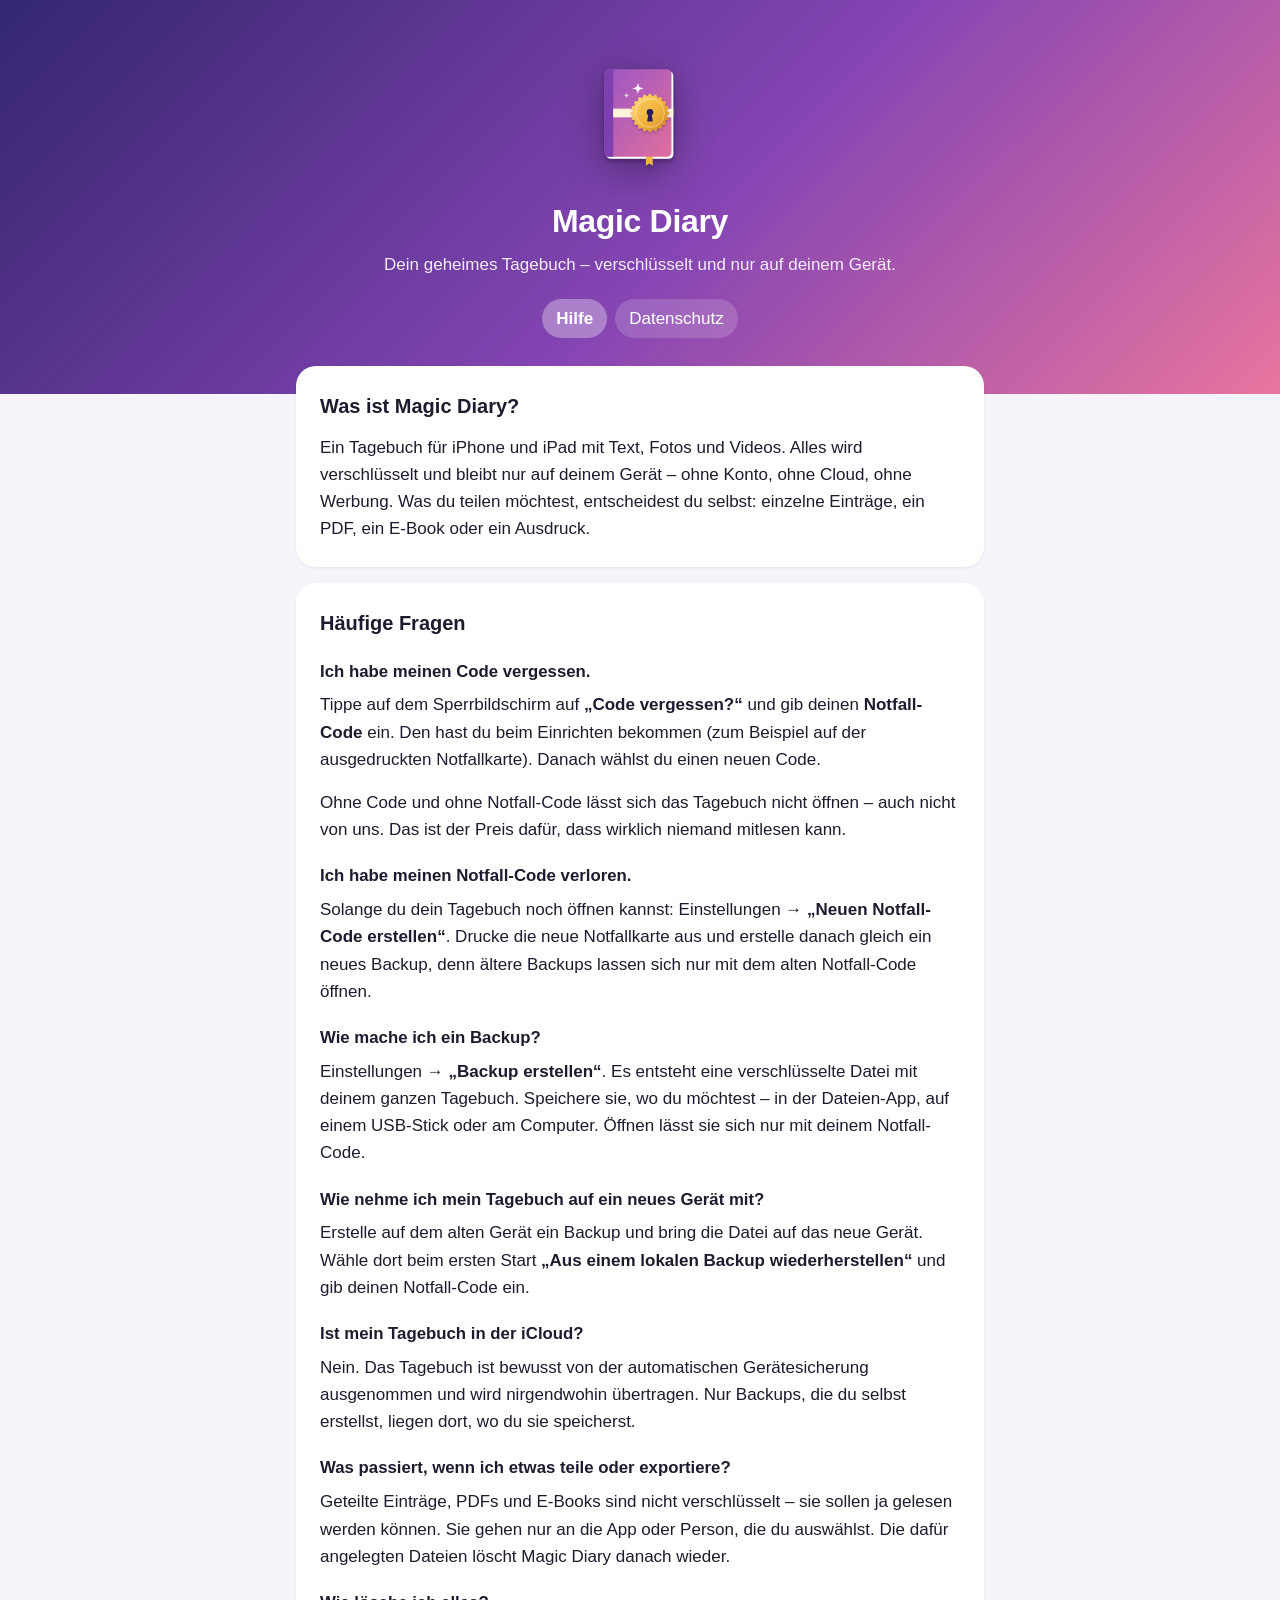
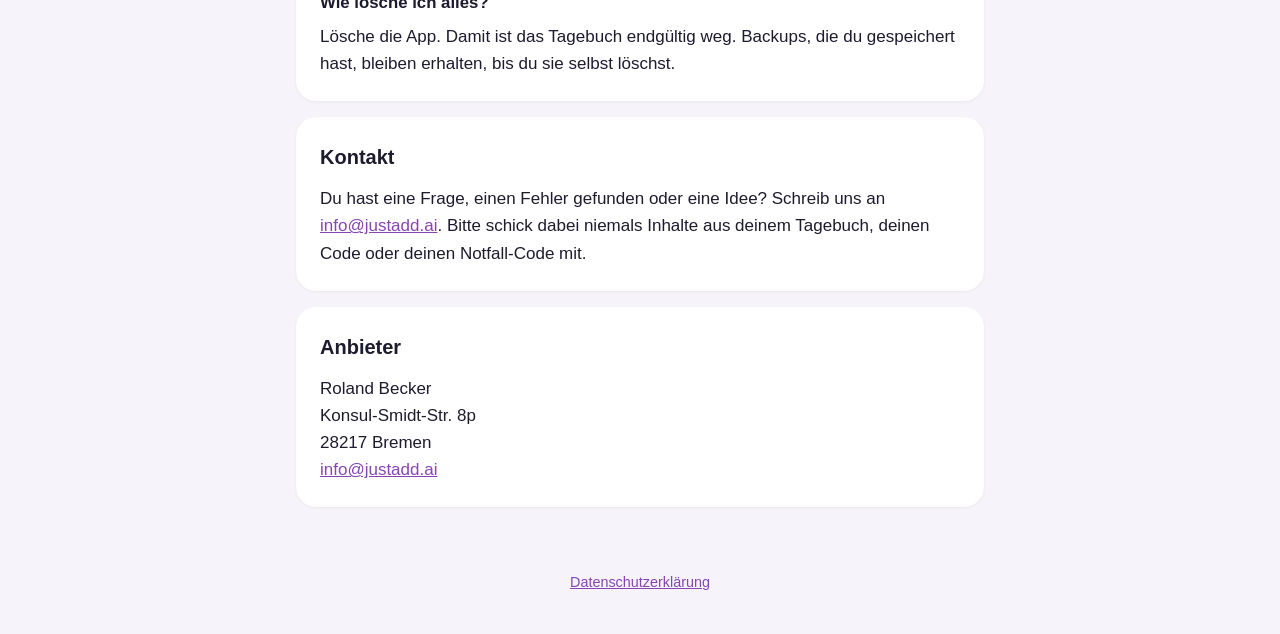
<file: index.html>
<!doctype html>
<html lang="de">
<head>
  <meta charset="utf-8">
  <meta name="viewport" content="width=device-width, initial-scale=1">
  <title>Magic Diary – Hilfe</title>
  <meta name="description" content="Hilfe und Kontakt für Magic Diary, das private, verschlüsselte Tagebuch für iPhone und iPad.">
  <link rel="stylesheet" href="style.css">
</head>
<body>
  <header>
    <img src="book.svg" alt="">
    <h1>Magic Diary</h1>
    <p>Dein geheimes Tagebuch – verschlüsselt und nur auf deinem Gerät.</p>
    <nav>
      <a href="./" aria-current="page">Hilfe</a>
      <a href="datenschutz/">Datenschutz</a>
    </nav>
  </header>

  <main>
    <section>
      <h2>Was ist Magic Diary?</h2>
      <p>Ein Tagebuch für iPhone und iPad mit Text, Fotos und Videos. Alles wird verschlüsselt und bleibt nur
        auf deinem Gerät – ohne Konto, ohne Cloud, ohne Werbung. Was du teilen möchtest, entscheidest du selbst:
        einzelne Einträge, ein PDF, ein E-Book oder ein Ausdruck.</p>
    </section>

    <section>
      <h2>Häufige Fragen</h2>

      <h3>Ich habe meinen Code vergessen.</h3>
      <p>Tippe auf dem Sperrbildschirm auf <strong>„Code vergessen?“</strong> und gib deinen
        <strong>Notfall-Code</strong> ein. Den hast du beim Einrichten bekommen (zum Beispiel auf der
        ausgedruckten Notfallkarte). Danach wählst du einen neuen Code.</p>
      <p>Ohne Code und ohne Notfall-Code lässt sich das Tagebuch nicht öffnen – auch nicht von uns. Das ist der
        Preis dafür, dass wirklich niemand mitlesen kann.</p>

      <h3>Ich habe meinen Notfall-Code verloren.</h3>
      <p>Solange du dein Tagebuch noch öffnen kannst: Einstellungen → <strong>„Neuen Notfall-Code erstellen“</strong>.
        Drucke die neue Notfallkarte aus und erstelle danach gleich ein neues Backup, denn ältere Backups lassen sich
        nur mit dem alten Notfall-Code öffnen.</p>

      <h3>Wie mache ich ein Backup?</h3>
      <p>Einstellungen → <strong>„Backup erstellen“</strong>. Es entsteht eine verschlüsselte Datei mit deinem ganzen
        Tagebuch. Speichere sie, wo du möchtest – in der Dateien-App, auf einem USB-Stick oder am Computer.
        Öffnen lässt sie sich nur mit deinem Notfall-Code.</p>

      <h3>Wie nehme ich mein Tagebuch auf ein neues Gerät mit?</h3>
      <p>Erstelle auf dem alten Gerät ein Backup und bring die Datei auf das neue Gerät. Wähle dort beim ersten Start
        <strong>„Aus einem lokalen Backup wiederherstellen“</strong> und gib deinen Notfall-Code ein.</p>

      <h3>Ist mein Tagebuch in der iCloud?</h3>
      <p>Nein. Das Tagebuch ist bewusst von der automatischen Gerätesicherung ausgenommen und wird nirgendwohin
        übertragen. Nur Backups, die du selbst erstellst, liegen dort, wo du sie speicherst.</p>

      <h3>Was passiert, wenn ich etwas teile oder exportiere?</h3>
      <p>Geteilte Einträge, PDFs und E-Books sind nicht verschlüsselt – sie sollen ja gelesen werden können. Sie gehen
        nur an die App oder Person, die du auswählst. Die dafür angelegten Dateien löscht Magic Diary danach wieder.</p>

      <h3>Wie lösche ich alles?</h3>
      <p>Lösche die App. Damit ist das Tagebuch endgültig weg. Backups, die du gespeichert hast, bleiben erhalten,
        bis du sie selbst löschst.</p>
    </section>

    <section>
      <h2>Kontakt</h2>
      <p>Du hast eine Frage, einen Fehler gefunden oder eine Idee? Schreib uns an
        <a href="mailto:info@justadd.ai?subject=Magic%20Diary">info@justadd.ai</a>. Bitte schick dabei niemals Inhalte
        aus deinem Tagebuch, deinen Code oder deinen Notfall-Code mit.</p>
    </section>

    <section>
      <h2>Anbieter</h2>
      <address>
        Roland Becker<br>
        Konsul-Smidt-Str. 8p<br>
        28217 Bremen<br>
        <a href="mailto:info@justadd.ai">info@justadd.ai</a>
      </address>
    </section>
  </main>

  <footer><a href="datenschutz/">Datenschutzerklärung</a></footer>
</body>
</html>
</file>
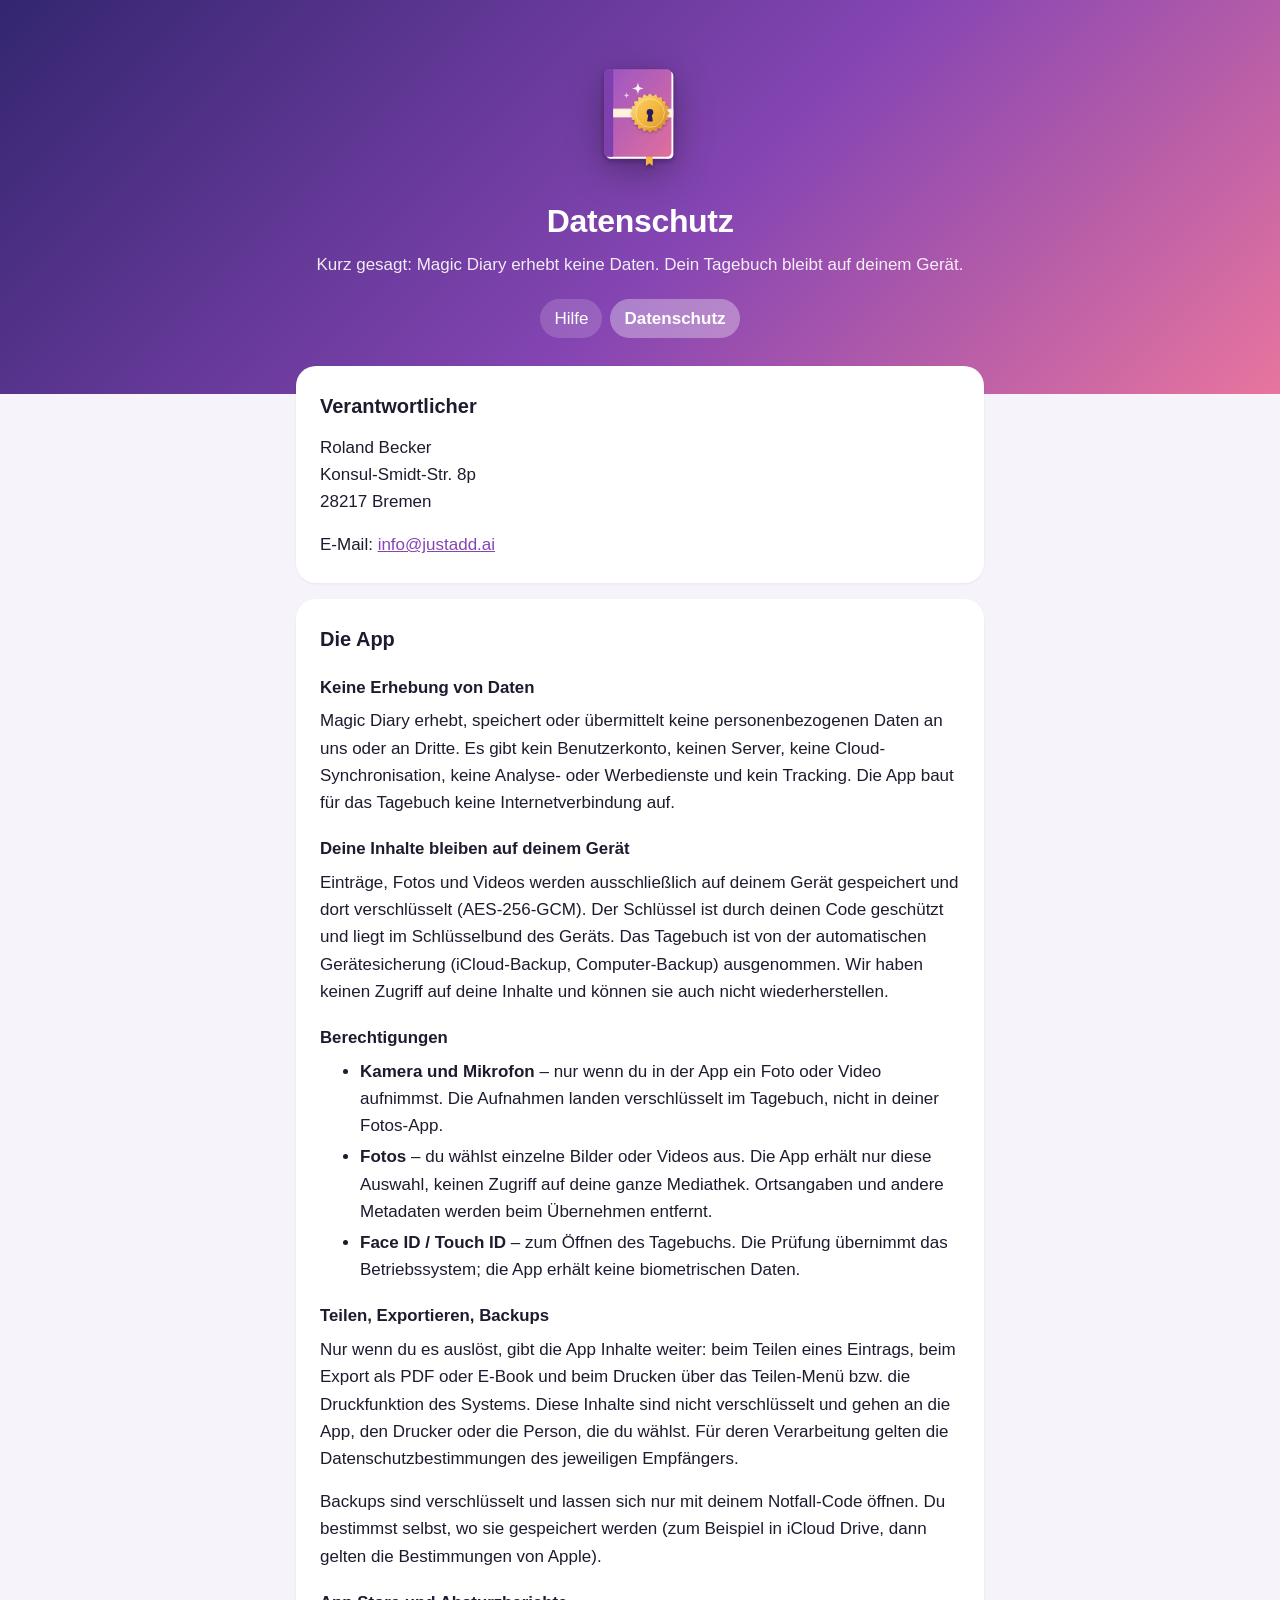
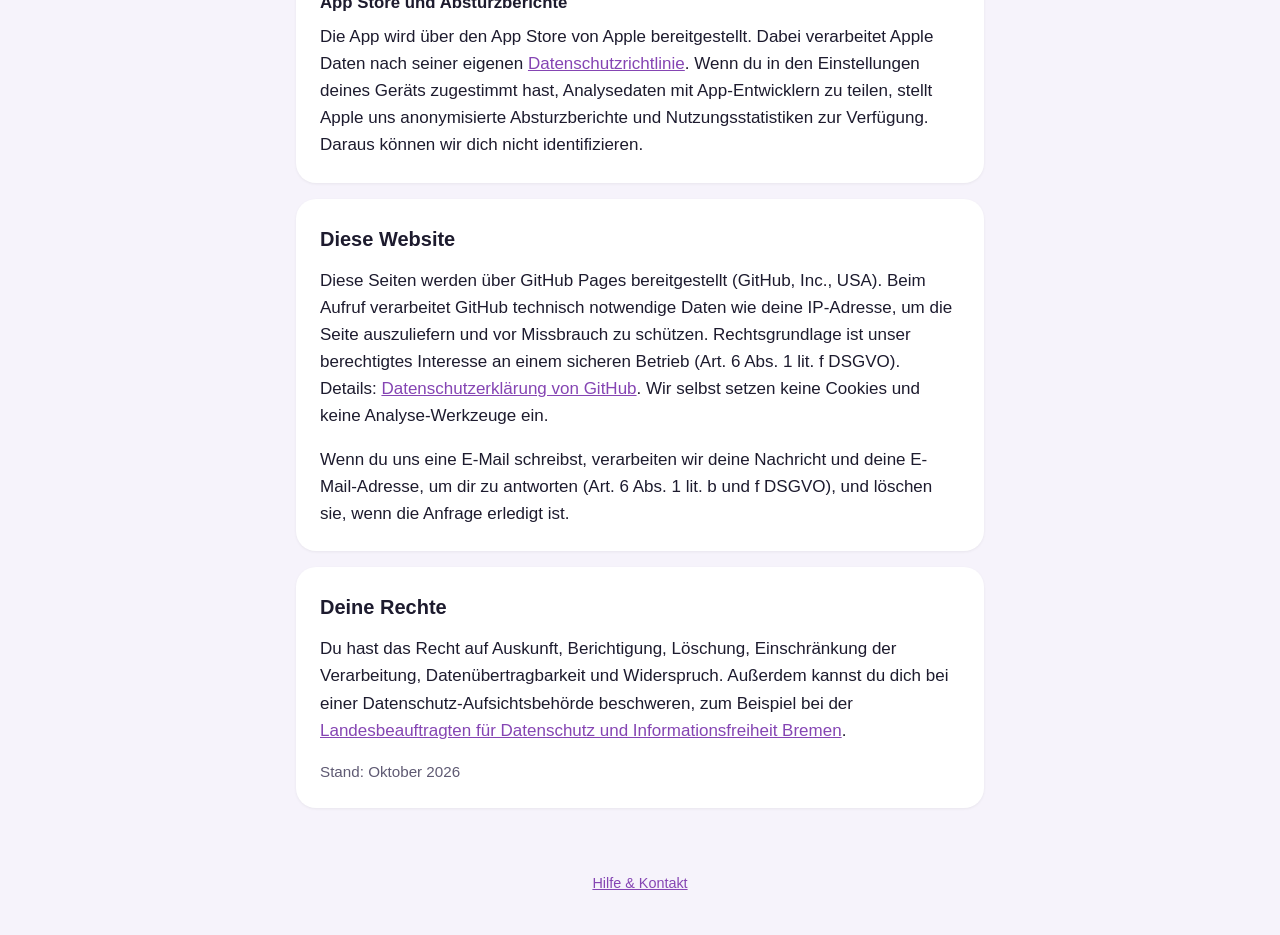
<file: datenschutz/index.html>
<!doctype html>
<html lang="de">
<head>
  <meta charset="utf-8">
  <meta name="viewport" content="width=device-width, initial-scale=1">
  <title>Magic Diary – Datenschutz</title>
  <meta name="description" content="Datenschutzerklärung für Magic Diary: keine Datenerhebung, alles verschlüsselt auf dem Gerät.">
  <link rel="stylesheet" href="../style.css">
</head>
<body>
  <header>
    <img src="../book.svg" alt="">
    <h1>Datenschutz</h1>
    <p>Kurz gesagt: Magic Diary erhebt keine Daten. Dein Tagebuch bleibt auf deinem Gerät.</p>
    <nav>
      <a href="../">Hilfe</a>
      <a href="./" aria-current="page">Datenschutz</a>
    </nav>
  </header>

  <main>
    <section>
      <h2>Verantwortlicher</h2>
      <address>
        Roland Becker<br>
        Konsul-Smidt-Str. 8p<br>
        28217 Bremen
      </address>
      <p>E-Mail: <a href="mailto:info@justadd.ai">info@justadd.ai</a></p>
    </section>

    <section>
      <h2>Die App</h2>
      <h3>Keine Erhebung von Daten</h3>
      <p>Magic Diary erhebt, speichert oder übermittelt keine personenbezogenen Daten an uns oder an Dritte.
        Es gibt kein Benutzerkonto, keinen Server, keine Cloud-Synchronisation, keine Analyse- oder Werbedienste und
        kein Tracking. Die App baut für das Tagebuch keine Internetverbindung auf.</p>

      <h3>Deine Inhalte bleiben auf deinem Gerät</h3>
      <p>Einträge, Fotos und Videos werden ausschließlich auf deinem Gerät gespeichert und dort verschlüsselt
        (AES-256-GCM). Der Schlüssel ist durch deinen Code geschützt und liegt im Schlüsselbund des Geräts. Das
        Tagebuch ist von der automatischen Gerätesicherung (iCloud-Backup, Computer-Backup) ausgenommen.
        Wir haben keinen Zugriff auf deine Inhalte und können sie auch nicht wiederherstellen.</p>

      <h3>Berechtigungen</h3>
      <ul>
        <li><strong>Kamera und Mikrofon</strong> – nur wenn du in der App ein Foto oder Video aufnimmst. Die Aufnahmen
          landen verschlüsselt im Tagebuch, nicht in deiner Fotos-App.</li>
        <li><strong>Fotos</strong> – du wählst einzelne Bilder oder Videos aus. Die App erhält nur diese Auswahl,
          keinen Zugriff auf deine ganze Mediathek. Ortsangaben und andere Metadaten werden beim Übernehmen entfernt.</li>
        <li><strong>Face ID / Touch ID</strong> – zum Öffnen des Tagebuchs. Die Prüfung übernimmt das Betriebssystem;
          die App erhält keine biometrischen Daten.</li>
      </ul>

      <h3>Teilen, Exportieren, Backups</h3>
      <p>Nur wenn du es auslöst, gibt die App Inhalte weiter: beim Teilen eines Eintrags, beim Export als PDF oder
        E-Book und beim Drucken über das Teilen-Menü bzw. die Druckfunktion des Systems. Diese Inhalte sind nicht
        verschlüsselt und gehen an die App, den Drucker oder die Person, die du wählst. Für deren Verarbeitung gelten
        die Datenschutzbestimmungen des jeweiligen Empfängers.</p>
      <p>Backups sind verschlüsselt und lassen sich nur mit deinem Notfall-Code öffnen. Du bestimmst selbst, wo sie
        gespeichert werden (zum Beispiel in iCloud Drive, dann gelten die Bestimmungen von Apple).</p>

      <h3>App Store und Absturzberichte</h3>
      <p>Die App wird über den App Store von Apple bereitgestellt. Dabei verarbeitet Apple Daten nach seiner eigenen
        <a href="https://www.apple.com/de/legal/privacy/">Datenschutzrichtlinie</a>. Wenn du in den Einstellungen
        deines Geräts zugestimmt hast, Analysedaten mit App-Entwicklern zu teilen, stellt Apple uns anonymisierte
        Absturzberichte und Nutzungsstatistiken zur Verfügung. Daraus können wir dich nicht identifizieren.</p>
    </section>

    <section>
      <h2>Diese Website</h2>
      <p>Diese Seiten werden über GitHub Pages bereitgestellt (GitHub, Inc., USA). Beim Aufruf verarbeitet GitHub
        technisch notwendige Daten wie deine IP-Adresse, um die Seite auszuliefern und vor Missbrauch zu schützen.
        Rechtsgrundlage ist unser berechtigtes Interesse an einem sicheren Betrieb (Art. 6 Abs. 1 lit. f DSGVO).
        Details: <a href="https://docs.github.com/de/site-policy/privacy-policies/github-general-privacy-statement">Datenschutzerklärung von GitHub</a>.
        Wir selbst setzen keine Cookies und keine Analyse-Werkzeuge ein.</p>
      <p>Wenn du uns eine E-Mail schreibst, verarbeiten wir deine Nachricht und deine E-Mail-Adresse, um dir zu
        antworten (Art. 6 Abs. 1 lit. b und f DSGVO), und löschen sie, wenn die Anfrage erledigt ist.</p>
    </section>

    <section>
      <h2>Deine Rechte</h2>
      <p>Du hast das Recht auf Auskunft, Berichtigung, Löschung, Einschränkung der Verarbeitung, Datenübertragbarkeit
        und Widerspruch. Außerdem kannst du dich bei einer Datenschutz-Aufsichtsbehörde beschweren, zum Beispiel bei
        der <a href="https://www.datenschutz.bremen.de">Landesbeauftragten für Datenschutz und Informationsfreiheit Bremen</a>.</p>
      <p class="muted">Stand: Oktober 2026</p>
    </section>
  </main>

  <footer><a href="../">Hilfe &amp; Kontakt</a></footer>
</body>
</html>
</file>
<file: style.css>
:root {
  --night: #33266f;
  --violet: #8545b3;
  --rose: #e8759e;
  --ink: #1d1b2e;
  --muted: #5f5a73;
  --card: #ffffff;
  --page: #f6f3fb;
  --line: #e6e0f0;
}

@media (prefers-color-scheme: dark) {
  :root {
    --ink: #f2eefb;
    --muted: #b5adc9;
    --card: #1f1a33;
    --page: #130f24;
    --line: #2f2849;
  }
}

* { box-sizing: border-box; }

body {
  margin: 0;
  font: 17px/1.6 -apple-system, BlinkMacSystemFont, "Segoe UI", Roboto, Helvetica, Arial, sans-serif;
  color: var(--ink);
  background: var(--page);
}

header {
  background: linear-gradient(135deg, var(--night), var(--violet) 55%, var(--rose));
  color: #fff;
  text-align: center;
  padding: 48px 16px 56px;
}

header img { width: 132px; height: 132px; filter: drop-shadow(0 10px 18px rgb(0 0 0 / 0.3)); }
header h1 { margin: 8px 0 4px; font-size: 2rem; letter-spacing: -0.01em; }
header p { margin: 0; opacity: 0.9; }

nav { display: flex; justify-content: center; gap: 8px; margin-top: 20px; flex-wrap: wrap; }
nav a {
  color: #fff; text-decoration: none; padding: 6px 14px; border-radius: 999px;
  background: rgb(255 255 255 / 0.16);
}
nav a[aria-current="page"] { background: rgb(255 255 255 / 0.32); font-weight: 600; }

main { max-width: 720px; margin: -28px auto 0; padding: 0 16px 48px; }

section {
  background: var(--card);
  border-radius: 20px;
  padding: 24px 24px 8px;
  margin-bottom: 16px;
  box-shadow: 0 1px 3px rgb(0 0 0 / 0.06);
}

h2 { margin: 0 0 12px; font-size: 1.25rem; }
h3 { margin: 20px 0 6px; font-size: 1.05rem; }
p, ul { margin: 0 0 16px; }
li { margin-bottom: 4px; }
a { color: var(--violet); }
@media (prefers-color-scheme: dark) { a { color: #c39af0; } }

.muted { color: var(--muted); font-size: 0.95rem; }
address { font-style: normal; margin-bottom: 16px; }

footer { text-align: center; color: var(--muted); font-size: 0.9rem; padding: 0 16px 40px; }
</file>
